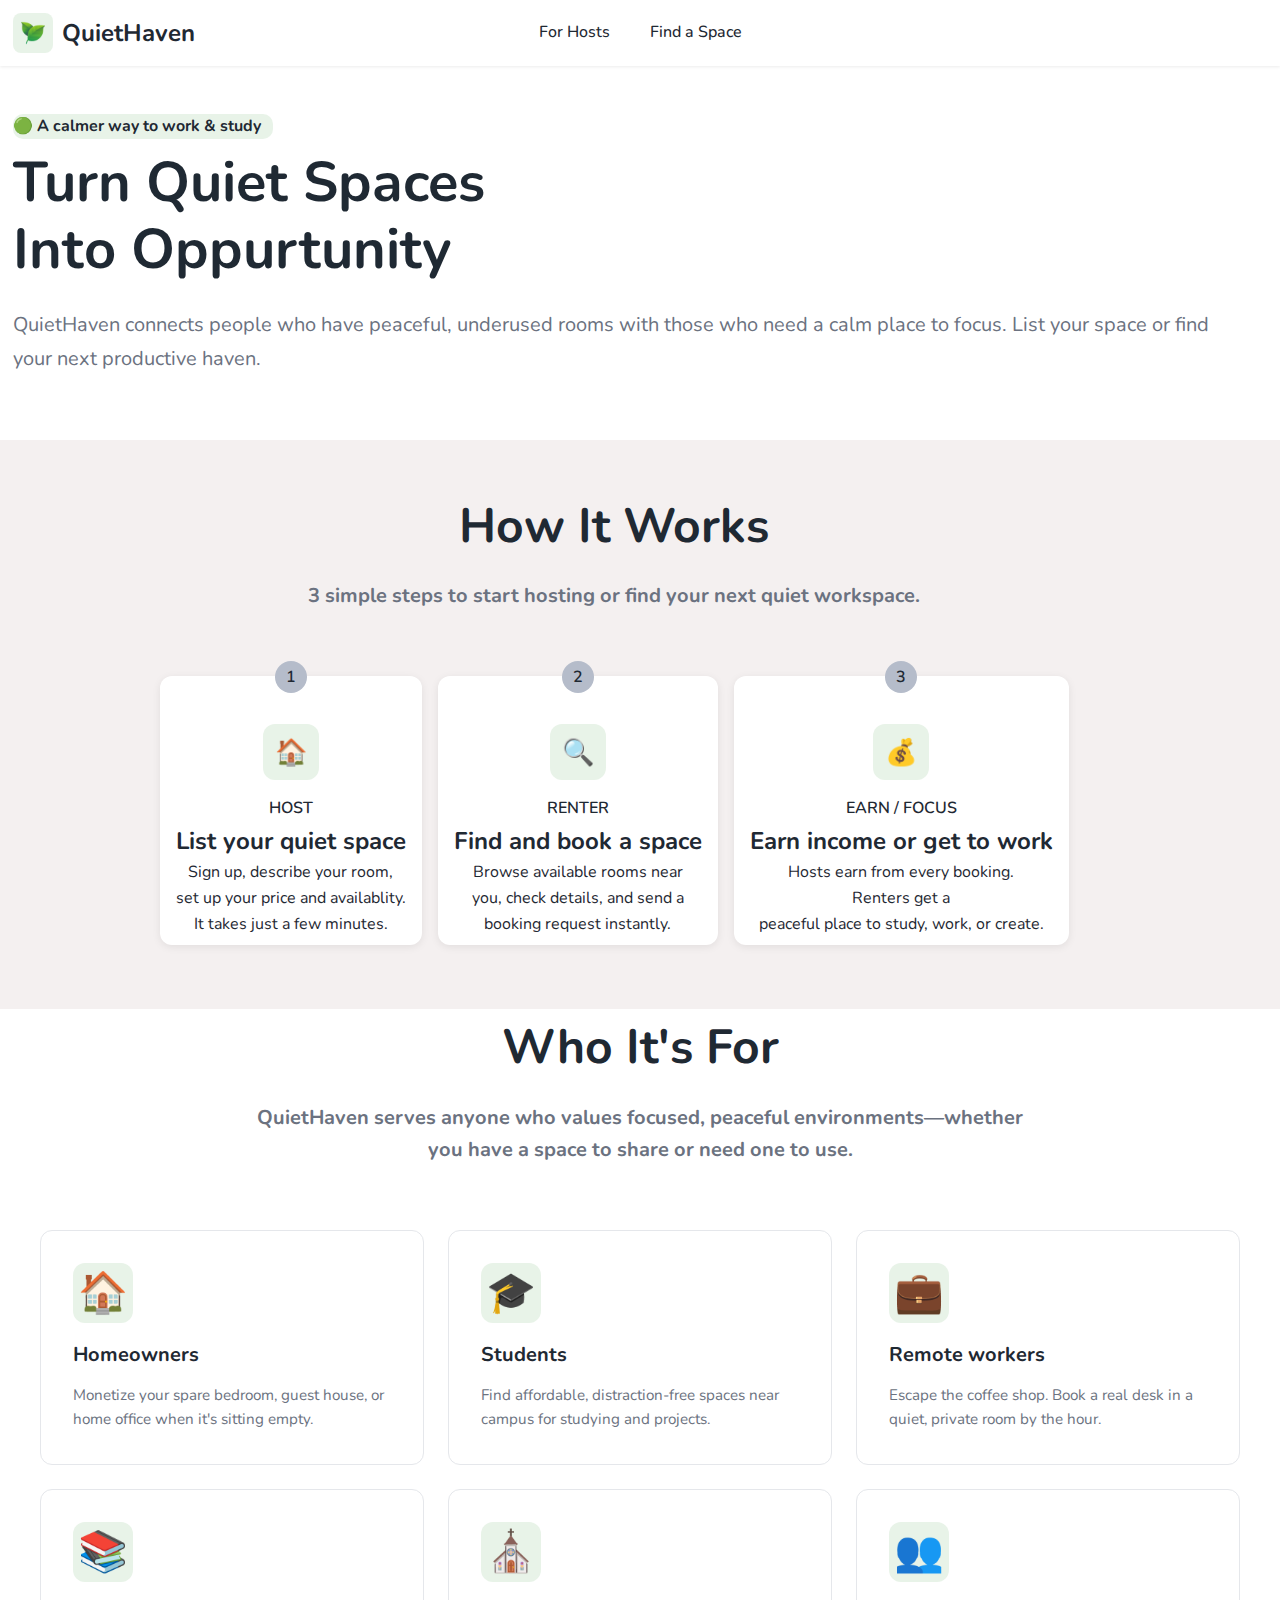
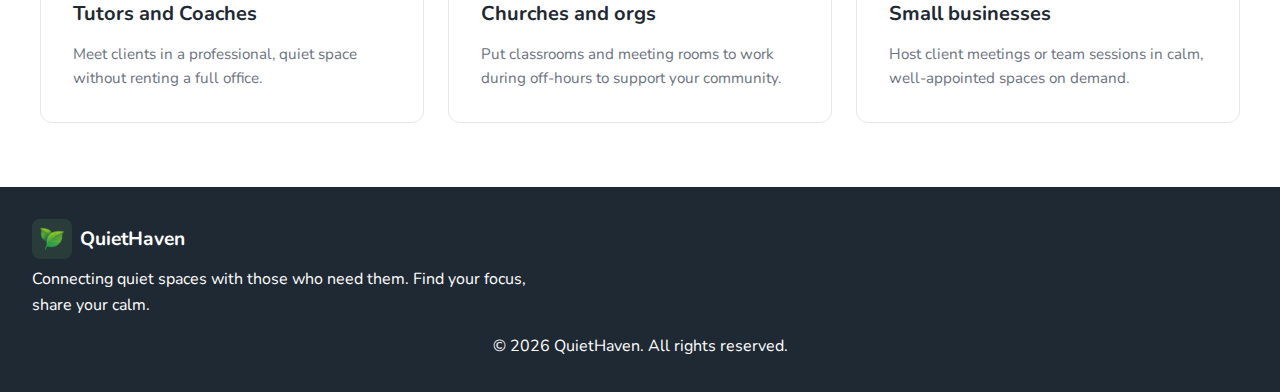
<file: index.html>
<!DOCTYPE html>
<html lang="en">
<head>
    <meta charset="UTF-8">
    <meta name="viewport" content="width=device-width, initial-scale=1.0">
    <title>QuietHaven</title>
    <link rel="stylesheet" href="styles.css">
    <link rel="preconnect" href="https://fonts.googleapis.com">
    <link rel="preconnect" href="https://fonts.gstatic.com" crossorigin>
    <link href="https://fonts.googleapis.com/css2?family=Nunito:ital,wght@0,200..1000;1,200..1000&display=swap" rel="stylesheet">
</head>
<body>

    <!--NAVIGATION BAR-->
    <header class="navbar">
        <div class="logo">
            <img src="leaf.png" alt="QuietNest Leaf Logo" class="logo-icon">
            <span>QuietHaven</span>
        </div>
        <nav class="nav-links">
            <ul>
                <li><a href="for-hosts.html">For Hosts</a></li>
                <li><a href="find-space.html">Find a Space</a></li>
            </ul>
        </nav>  
    </header>

    <!--HERO SECTION-->
    <section class="hero">
        <div class="hero-content">
            <div class="hero-badge">
                🟢 A calmer way to work & study
            </div>

            <h1 class="hero-title">
                Turn Quiet Spaces <br> 
                <span class="hero-title-accent">Into Oppurtunity</span>
            </h1>

            <p class="hero-description">QuietHaven connects people who have peaceful, underused rooms with those who need a calm place to focus. List your space or find your next productive haven.</p>
            
        </div>
    </section>


    <!--HOW IT WORKS-->
    <section id="how-it-works" class="how-it-works">
        <div class="section-header">
            <h3 class="section-title">How It Works</h3>
            <h2 class="section-subtitle">3 simple steps to start hosting or find your next quiet workspace.</h2>
        </div>
            <div class="steps">
                <div class="step">
                    <div class="step-number">1</div>
                    <div class="step-icon">🏠</div>
                    <div class="step-tag">HOST</div>
                    <h1 class="step-title">List your quiet space</h1>
                    <p class="step-description">Sign up, describe your room, <br> set up your price and availablity. <br> It takes just a few minutes.</p>
                </div>
                <div class="step">
                    <div class="step-number">2</div>
                    <div class="step-icon">🔍</div>
                    <div class="step-tag">RENTER</div>
                    <h1 class="step-title">Find and book a space</h1>
                    <p class="step-description">Browse available rooms near <br> you, check details, and send a <br> booking request instantly.</p>
                </div>
                <div class="step">
                    <div class="step-number">3</div>
                    <div class="step-icon">💰</div>
                    <div class="step-tag">EARN / FOCUS</div>
                    <h1 class="step-title">Earn income or get to work</h1>
                    <p class="step-description">Hosts earn from every booking. <br> Renters get a <br> peaceful place to study, work, or create.</p>
                </div>
            </div>
    </section>


    <!--WHO IT'S FOR-->
    <section id="who-its-for" clas="who-its-for">
        <div class="section-header">
            <h3 class="section-title">Who It's For</h3>
            <h2 class="section-subtitle">QuietHaven serves anyone who values focused, peaceful environments—whether <br> you have a space to share or need one to use.</h2>
        </div>
        <div class="person-cards">
            <div class="person-card">
                <div class="person-icon">🏠</div>
                <h3 class="person-title">Homeowners</h3>
                <p class="person-description">Monetize your spare bedroom, guest house, or home office when it's sitting empty.</p>
            </div>
            <div class="person-card">
                <div class="person-icon">🎓</div>
                <h3 class="person-title">Students</h3>
                <p class="person-description">Find affordable, distraction-free spaces near campus for studying and projects.</p>
            </div>
            <div class="person-card">
                <div class="person-icon">💼</div>
                <h3 class="person-title">Remote workers</h3>
                <p class="person-description">Escape the coffee shop. Book a real desk in a quiet, private room by the hour.</p>
            </div>
            <div class="person-card">
                <div class="person-icon">📚</div>
                <h3 class="person-title">Tutors and Coaches</h3>
                <p class="person-description">Meet clients in a professional, quiet space without renting a full office.</p>
            </div>
            <div class="person-card">
                <div class="person-icon">⛪</div>
                <h3 class="person-title">Churches and orgs</h3>
                <p class="person-description">Put classrooms and meeting rooms to work during off-hours to support your community.</p>
            </div>
            <div class="person-card">
                <div class="person-icon">👥</div>
                <h3 class="person-title">Small businesses</h3>
                <p class="person-description">Host client meetings or team sessions in calm, well-appointed spaces on demand.</p>
            </div>
        </div>







    </section>



    <!--FOOTER-->
    <footer class="footer">
        <div class="footer-container">
            <div class="footer-brand">
                <div class="footer-logo">
                    <img src="leaf.png" alt="QuietHaven Logo" class="footer-logo-icon">
                    <span>QuietHaven</span>
                </div>
                <p class="footer-tagline">
                    Connecting quiet spaces with those who need them. Find your focus, share your calm.
                </p>
            </div>
            <p>&copy; 2026 QuietHaven. All rights reserved.</p>
        </div>
    </footer>


    


    <script src="script.js"></script>


</body>
</html>
</file>
<file: styles.css>
:root {
    --primary: #1f2933;   /* deep calm gray */
    --accent: #2563eb;    /* soft blue */
    --background: #ffffff;
    --muted: #6b7280;
}


* {
  box-sizing: border-box;
  margin: 0;
  padding: 0;
}

html {
    scroll-behavior: smooth;
}

body {
  font-family: 'Nunito', sans-serif;
  background-color: var(--background);
  color: var(--primary);
  line-height: 1.6;
  overflow-x: hidden;
}


a {
    text-decoration: none;
    color: inherit;
}

ul {
    list-style: none;
}


/* NAVIGATION BAR */
.navbar {
    display: flex;
    justify-content: center;
    align-items: center;
    padding: 1.25rem 5%;
    background-color: var(--background);
    box-shadow: 0 1px 3px rgba(0, 0, 0, 0.08);
    position: relative;
    top: 0;
    z-index: 1000;
}

.logo {
    display: flex;
    align-items: center;
    gap: 0.6rem;
    font-size: 1.5rem;
    font-weight: 700;
    color: var(--primary);
    position: absolute;
    left: 1%;
}

.logo-icon {
    width: 40px;
    height: 40px;
    object-fit: contain;
    background-color: rgba(103, 172, 103, 0.15);
    border-radius: 8px;
    padding: 8px;
}

.nav-links ul {
    display: flex;
    gap: 2.5rem;
    align-items: center;
}

.nav-links ul li a {
    color: var(--text-light);
    font-weight: 500;
    font-size: 1rem;
    transition: color 0.3s ease;
}

.nav-links ul li a:hover {
    color: var(--accent);
}

/* HERO SECTION */
.hero {
    padding: 3rem 5% 4rem 1%;
}

.hero-badge {
    font-weight: 700;
    display: flex;
    border-radius: 10px;
    max-width: 260px;
    background: rgba(103, 172, 103, 0.15);
    margin-bottom: 10px;
}

.hero-content h1 {
    font-size: 3.5rem;
    font-weight: 700;
    color: var(--primary);
    line-height: 1.2;
    margin-bottom: 1.5rem;
}

.hero-content p {
    font-size: 1.25rem;
    color: var(--muted);
    line-height: 1.7;
}

/* HOW IT WORKS SECTION */
.how-it-works {
    background: rgba(244,240,240);
    padding: 3rem 5% 4rem 1%;
    width: 100%;
}

.section-header {
    text-align: center;
    margin: 0 auto 4rem;
}

.section-title {
    font-size: 3rem;
    color: var(--primary);
    margin-bottom: 1rem;
}

.section-subtitle {
    font-size: 1.25rem;
    color: var(--muted);
}

.steps {
    display:flex;
    text-align: center;
    justify-content: center;
    gap: 1rem;
    flex-wrap: wrap;
}

.step-number {
    display: flex;
    align-items: center;
    justify-content: center;
    width: 32px;
    height: 32px;
    border-radius: 50%;
    background: #b5bcca; 
    font-weight: 600;
    margin: 0 auto 1rem;
    transform: translateY(-15px);
}

.step-tag {
    font-weight: 600;
}

.step {
    background-color: #ffffff;
    transition: transform 0.3s ease;
    box-shadow: 0 2px 8px rgba(0, 0, 0, 0.08);
    border-radius: 12px;
    padding: 0 1rem 0.5rem;
}

.step:hover {
    transform: translateY(-5px);
}

.step-icon {
    display: flex;
    align-items: center;
    justify-content: center;
    width: 56px;
    height: 56px;
    background:  rgba(103, 172, 103, 0.15);        
    border-radius: 12px;        
    font-size: 26px;
    margin: 0 auto 1rem;
}

.step-title {
    font-size: 1.5rem;
}

.who-its-for {
    padding: 5rem 5%;
    background-color: var(--light-bg);
}

.person-cards {
    display: grid;
    grid-template-columns: repeat(auto-fit, minmax(320px, 1fr));
    gap: 1.5rem;
    max-width: 1200px;
    margin: 0 auto;
}

.person-card {
    background-color: var(--background);
    border-radius: 12px;
    padding: 2rem;
    border: 1px solid #e5e7eb;
    transition: transform 0.3s ease, box-shadow 0.3s ease, border-color 0.3s ease;
}

.person-card:hover {
    box-shadow: 0 8px 16px rgba(0, 0, 0, 0.08);
    border-color: var(--accent);
}

.person-icon {
    font-size: 2.5rem;
    margin-bottom: 1rem;
    background-color: rgba(103, 172, 103, 0.15);
    width: 60px;
    height: 60px;
    border-radius: 12px;
    display: flex;
    align-items: center;
    justify-content: center;
}

.person-title {
    font-size: 1.25rem;
    font-weight: 700;
    color: var(--primary);
    margin-bottom: 0.75rem;
}

.person-description {
    color: var(--muted);
    font-size: 0.95rem;
}

.renter-hero {
    padding: 3rem 5% 4rem 1%;
}

.renter-hero-title {
    font-size: 3.5rem;
    font-weight: 700;
    color: var(--primary);
    line-height: 1.2;
    margin-bottom: 1.5rem;
}

.renter-hero-description {
    font-size: 1.25rem;
    color: var(--muted);
    line-height: 1.7;
}

.renter-form {  
    max-width: 700px;
    margin: 0;
    background-color: var(--background);
    padding: 0rem 5% 4rem 1%;
}

.search-box {
    background-color: #ffffff;
    border: 1px solid #e5e7eb;
    border-radius: 12px;
    padding: 0.75rem 1rem;
    transition: all 0.3s ease;
    box-shadow: 0 1px 3px rgba(0, 0, 0, 0.05);
}

.search-box:focus-within {
    border-color: var(--accent);
    box-shadow: 0 0 0 3px rgba(74, 155, 127, 0.1);
}

.search-input {
    width: 100%;
    border: none;
    outline: none;
    font-family: 'Nunito', sans-serif;
    font-size: 1rem;
    color: var(--primary);
    background: transparent;
}

.search-input::placeholder {
    color: #9ca3af;
}


/*FILTER SECTION */
.renter-form {
    padding: 1rem 5% 1rem 1%;
    background-color: var(--background);
}

.search-filter-container {
    display: flex;
    gap: 1rem;
    max-width: 700px;
    align-items: center;
}

.search-box {
    flex: 1;
    background-color: #ffffff;
    border: 1px solid #e5e7eb;
    border-radius: 12px;
    padding: 0.75rem 1rem;
    transition: all 0.3s ease;
    box-shadow: 0 1px 3px rgba(0, 0, 0, 0.05);
}

.search-box:focus-within {
    border-color: var(--accent);
    box-shadow: 0 0 0 3px rgba(74, 155, 127, 0.1);
}

.search-input {
    width: 100%;
    border: none;
    outline: none;
    font-family: 'Nunito', sans-serif;
    font-size: 1rem;
    color: var(--primary);
    background: transparent;
}

.search-input::placeholder {
    color: #9ca3af;
}

.filter-icon-box {
    padding: 0.75rem;
    background-color: #ffffff;
    border: 1px solid #e5e7eb;
    border-radius: 12px;
    box-shadow: 0 1px 3px rgba(0, 0, 0, 0.05);
    transition: all 0.3s ease;
    cursor: pointer;
    display: flex;
    align-items: center;
    justify-content: center;
    min-width: 50px;
    min-height: 50px;
}

.filter-icon-box:hover {
    border-color: var(--accent);
    box-shadow: 0 0 0 3px rgba(74, 155, 127, 0.1);
}

.filter-icon {
    width: 24px;
    height: 24px;
    display: block;
}

.filter-options {
    display: none;
    gap: 1.5rem;
    align-items: center;
    margin-top: 1rem;
    padding: 1rem;
    background-color: #ffffff;
    border: 1px solid #e5e7eb;
    border-radius: 12px;
    max-width: fit-content;
}

.filter-options.active {
    display: flex;
}

.filter-item {
    display: flex;
    align-items: center;
    gap: 0.5rem;
}

.filter-item input[type="checkbox"] {
    cursor: pointer;
    width: 18px;
    height: 18px;
}

.filter-item label {
    font-size: 0.95rem;
    color: var(--primary);
    cursor: pointer;
    user-select: none;
}

/* SPACES GRID */
.spaces-section {
    padding: 2rem 5%;
}

.spaces-grid {
    display: grid;
    grid-template-columns: repeat(auto-fill, minmax(300px, 1fr));
    gap: 1.5rem;
    max-width: 1200px;
}

.space-card {
    border: 1px solid #e5e7eb;
    border-radius: 16px;
    overflow: hidden;
    transition: transform 0.3s ease, box-shadow 0.3s ease;
    background: #ffffff;
}

.space-card:hover {
    transform: translateY(-4px);
    box-shadow: 0 8px 16px rgba(0, 0, 0, 0.08);
}

.space-card-top {
    display: flex;
    justify-content: space-between;
    align-items: center;
    padding: 0.75rem 1rem;
}

.space-price {
    font-size: 1.25rem;
    font-weight: 800;
    color: var(--primary);
}

.space-type {
    background-color: rgba(74, 155, 127, 0.1);
    color: var(--accent);
    padding: 0.25rem 0.75rem;
    border-radius: 50px;
    font-size: 0.875rem;
    font-weight: 600;
}

.space-card-image {
    width: 100%;
    height: 200px;
    overflow: hidden;
    background-color: #f7fafc;
}

.space-card-image img {
    width: 100%;
    height: 100%;
    object-fit: cover;
}

.space-card-bottom {
    display: flex;
    flex-direction: column;
    gap: 0.75rem;
}

.space-name {
    font-size: 1.25rem;
    font-weight: 700;
    color: var(--primary);
    margin-bottom: 0.5rem;
}

.space-details {
    display: flex;
    justify-content: space-between;
    margin-bottom: 0.75rem;
    color: var(--muted);
    font-size: 0.95rem;
}

.space-description {
    color: var(--muted);
    font-size: 0.875rem;
    line-height: 1.5;
}

.no-spaces {
    color: var(--muted);
    font-size: 1.125rem;
    text-align: center;
    padding: 3rem;
}

/* BOOKING MODAL */
.modal-overlay {
    position: fixed;
    top: 0;
    left: 0;
    width: 100%;
    height: 100%;
    background-color: rgba(0, 0, 0, 0.5);
    display: none;
    align-items: center;
    justify-content: center;
    z-index: 2000;
}

.modal-overlay.active {
    display: flex;
}

.modal {
    background-color: #ffffff;
    border-radius: 16px;
    padding: 2rem;
    width: 100%;
    max-width: 600px;
    max-height: 90vh;
    overflow-y: auto;
    position: relative;
    margin: 1rem;
}

.modal-close {
    position: absolute;
    top: 1rem;
    right: 1rem;
    background: none;
    border: none;
    font-size: 1.25rem;
    cursor: pointer;
    color: var(--muted);
    transition: color 0.3s ease;
}

.modal-close:hover {
    color: var(--primary);
}

.modal-title {
    font-size: 1.75rem;
    font-weight: 800;
    color: var(--primary);
    margin-bottom: 0.25rem;
}

.modal-subtitle {
    color: var(--muted);
    font-size: 1rem;
    margin-bottom: 1.5rem;
}

.modal-row {
    display: grid;
    grid-template-columns: 1fr 1fr;
    gap: 1rem;
}

.modal-field {
    display: flex;
    flex-direction: column;
    gap: 0.5rem;
    margin-bottom: 1rem;
}

.modal-field label {
    font-weight: 600;
    color: var(--primary);
    font-size: 0.95rem;
}

.modal-field input,
.modal-field select {
    padding: 0.875rem;
    border: 1px solid #d1d5db;
    border-radius: 8px;
    font-family: 'Nunito', sans-serif;
    font-size: 1rem;
    transition: border-color 0.3s ease;
    width: 100%;
}

.modal-field input:focus,
.modal-field select:focus {
    outline: none;
    border-color: var(--accent);
}

.modal-submit {
    width: 100%;
    background-color: var(--accent);
    color: white;
    border: none;
    padding: 1rem;
    border-radius: 8px;
    font-family: 'Nunito', sans-serif;
    font-size: 1.125rem;
    font-weight: 700;
    cursor: pointer;
    transition: all 0.3s ease;
    margin-top: 0.5rem;
}

.modal-submit:hover {
    background-color: #3d8569;
    transform: translateY(-2px);
}

.view-space-btn {
    width: 100%;
    margin-top: 1rem;
    background-color: var(--accent);
    color: white;
    border: none;
    padding: 0.75rem;
    border-radius: 8px;
    font-family: 'Nunito', sans-serif;
    font-size: 1rem;
    font-weight: 700;
    cursor: pointer;
    transition: all 0.3s ease;
}

.view-space-btn:hover {
    background-color: #3d8569;
    transform: translateY(-2px);
}

/*HOST FORMS SECTION */
.host-form {
    padding: 4rem 5%;
    max-width: 700px;
    margin: 0 auto;
    background-color: var(--background);
}

.host-form h2 {
    font-size: 2rem;
    font-weight: 700;
    color: var(--primary);
    margin-bottom: 2rem;
    text-align: center;
}

.host-form form {
    display: flex;
    flex-direction: column;
    gap: 1.5rem;
}

.host-form label {
    font-weight: 600;
    color: var(--primary);
    font-size: 0.95rem;
}

.host-form input,
.host-form select,
.host-form textarea {
    width: 100%;
    padding: 0.875rem;
    border: 1px solid #d1d5db;
    border-radius: 8px;
    font-family: 'Nunito', sans-serif;
    font-size: 1rem;
    transition: border-color 0.3s ease;
}

.host-form input:focus,
.host-form select:focus,
.host-form textarea:focus {
    outline: none;
    border-color: var(--accent);
}

.host-form input::placeholder {
    color: #9ca3af;
    font-weight: 400;
}

.host-form select {
    color: #9ca3af; 
}

.host-form select:valid {
    color: var(--primary); 
}

.host-form button[type="submit"] {
    background-color: var(--accent);
    color: var(--background);
    border: none;
    padding: 1rem 2rem;
    border-radius: 8px;
    font-family: 'Nunito', sans-serif;
    font-size: 1.125rem;
    font-weight: 600;
    cursor: pointer;
    transition: all 0.3s ease;
    margin-top: 1rem;
}

.host-form button[type="submit"]:hover {
    background-color: #3d8569;
    transform: translateY(-2px);
    box-shadow: 0 4px 12px rgba(74, 155, 127, 0.3);
}

/* CUSTOM ALERT MESSAGE */
.custom-alert {
    position: fixed;
    top: 50%;
    left: 50%;
    transform: translate(-50%, -50%);
    background-color: var(--accent);
    color: var(--background);
    font-family: 'Nunito', sans-serif;
    padding: 2rem;
    border-radius: 12px;
    box-shadow: 0 8px 20px rgba(0,0,0,0.3);
    display: none; /* hidden by default */
    max-width: 400px;
    text-align: center;
    z-index: 2000;
}

.custom-alert button {
    margin-top: 1rem;
    padding: 0.5rem 1.5rem;
    background-color: var(--background);
    color: var(--accent);
    border: none;
    border-radius: 8px;
    font-family: 'Nunito', sans-serif;
    font-weight: 700;
    cursor: pointer;
    transition: background-color 0.3s ease;
}

.custom-alert button:hover {
    background-color: #e5e5e5;
}

/* AUTH PAGE */
.auth-section {
    min-height: 70vh;
    display: flex;
    align-items: center;
    justify-content: center;
    padding: 3rem 5%;
}

.auth-container {
    background-color: #ffffff;
    border: 1px solid #e5e7eb;
    border-radius: 16px;
    padding: 2.5rem;
    width: 100%;
    max-width: 450px;
    box-shadow: 0 4px 12px rgba(0, 0, 0, 0.08);
}

.auth-tabs {
    display: flex;
    gap: 0.5rem;
    margin-bottom: 2rem;
    border-bottom: 2px solid #e5e7eb;
}

.auth-tab {
    flex: 1;
    padding: 0.75rem;
    background: none;
    border: none;
    font-family: 'Nunito', sans-serif;
    font-size: 1rem;
    font-weight: 600;
    color: var(--muted);
    cursor: pointer;
    border-bottom: 2px solid transparent;
    margin-bottom: -2px;
    transition: all 0.3s ease;
}

.auth-tab.active {
    color: var(--accent);
    border-bottom-color: var(--accent);
}

.auth-form h2 {
    font-size: 1.75rem;
    font-weight: 800;
    color: var(--primary);
    margin-bottom: 0.5rem;
}

.auth-subtitle {
    color: var(--muted);
    margin-bottom: 2rem;
}

.auth-form {
    display: flex;
    flex-direction: column;
    gap: 1rem;
}

.auth-form label {
    font-weight: 600;
    color: var(--primary);
    font-size: 0.95rem;
}

.auth-form input {
    padding: 0.875rem;
    border: 1px solid #d1d5db;
    border-radius: 8px;
    font-family: 'Nunito', sans-serif;
    font-size: 1rem;
}

.auth-form input:focus {
    outline: none;
    border-color: var(--accent);
}

.auth-btn {
    background-color: var(--accent);
    color: white;
    border: none;
    padding: 1rem;
    border-radius: 8px;
    font-family: 'Nunito', sans-serif;
    font-size: 1.125rem;
    font-weight: 700;
    cursor: pointer;
    transition: all 0.3s ease;
    margin-top: 1rem;
}

.auth-btn:hover {
    background-color: #3d8569;
    transform: translateY(-2px);
}

/* MY LISTINGS DASHBOARD */
.dashboard-section {
    min-height: 70vh;
    padding: 3rem 5%;
}

.dashboard-container {
    max-width: 1200px;
    margin: 0 auto;
}

.dashboard-header {
    display: flex;
    justify-content: space-between;
    align-items: center;
    margin-bottom: 2rem;
}

.dashboard-header h1 {
    font-size: 2.5rem;
    font-weight: 800;
    color: var(--primary);
}

.logout-btn {
    background-color: transparent;
    color: var(--muted);
    border: 1px solid var(--muted);
    padding: 0.5rem 1rem;
    border-radius: 8px;
    font-family: 'Nunito', sans-serif;
    font-weight: 600;
    cursor: pointer;
    transition: all 0.3s ease;
}

.logout-btn:hover {
    background-color: var(--muted);
    color: white;
}

.my-listings-grid {
    display: grid;
    grid-template-columns: repeat(auto-fill, minmax(300px, 1fr));
    gap: 1.5rem;
}

.my-listing-card {
    border: 1px solid #e5e7eb;
    border-radius: 16px;
    overflow: hidden;
    background: #ffffff;
    transition: transform 0.3s ease, box-shadow 0.3s ease;
}

.my-listing-card:hover {
    transform: translateY(-4px);
    box-shadow: 0 8px 16px rgba(0, 0, 0, 0.08);
}

.listing-actions {
    padding: 1rem;
    display: flex;
    gap: 0.5rem;
}

.btn-edit {
    flex: 1;
    background-color: var(--accent);
    color: white;
    border: none;
    padding: 0.75rem;
    border-radius: 8px;
    font-family: 'Nunito', sans-serif;
    font-weight: 600;
    cursor: pointer;
    transition: all 0.3s ease;
}

.btn-edit:hover {
    background-color: #3d8569;
}

.btn-delete {
    flex: 1;
    background-color: #ef4444;
    color: white;
    border: none;
    padding: 0.75rem;
    border-radius: 8px;
    font-family: 'Nunito', sans-serif;
    font-weight: 600;
    cursor: pointer;
    transition: all 0.3s ease;
}

.btn-delete:hover {
    background-color: #dc2626;
}

.no-listings {
    text-align: center;
    padding: 4rem 2rem;
}

.no-listings p {
    font-size: 1.25rem;
    color: var(--muted);
    margin-bottom: 2rem;
}

.price-type-options {
    display: flex;
    gap: 2rem;
    align-items: center;
    margin-bottom: 1.5rem;
}

.price-type-options .filter-item {
    display: flex;
    align-items: center;
    gap: 0.5rem;
}

.price-type-options .filter-item input[type="radio"] {
    cursor: pointer;
    width: 18px;
    height: 18px;
}

.price-type-options .filter-item label {
    cursor: pointer;
    font-weight: 600;
    color: var(--primary);
    margin: 0;
}

/* FOOTER SECTION */
.footer {
    background-color: var(--primary);
    color: var(--background);
    padding: 2rem 0;
    text-align: center;
    margin-top: 4rem;
    margin-bottom: 0;
    width: 100vw;
    position: relative;
    left: 50%;
    right: 50%;
    margin-left: -50vw;
    margin-right: -50vw;
}

.footer-brand {
    display: flex;
    flex-direction: column;  /* stack logo and tagline vertically */
    align-items: flex-start; /* shift everything to the left */
    text-align: left;        /* ensure text aligns left */
    padding-left: 2rem;      /* optional: add spacing from edge */
    margin-bottom: 1rem;
}

.footer-logo {
    display: flex;
    align-items: center;
    gap: 0.5rem;
    font-weight: bold;
    font-size: 1.2rem;
}

.footer-logo-icon {
    width: 40px;
    height: 40px;
    background-color: rgba(103, 172, 103, 0.15); /* same soft box */
    border-radius: 8px;
    padding: 8px;
    object-fit: contain; /* ensures image fits nicely */
}

.footer-tagline {
    margin-top: 0.5rem;
    max-width: 500px;
}
</file>
